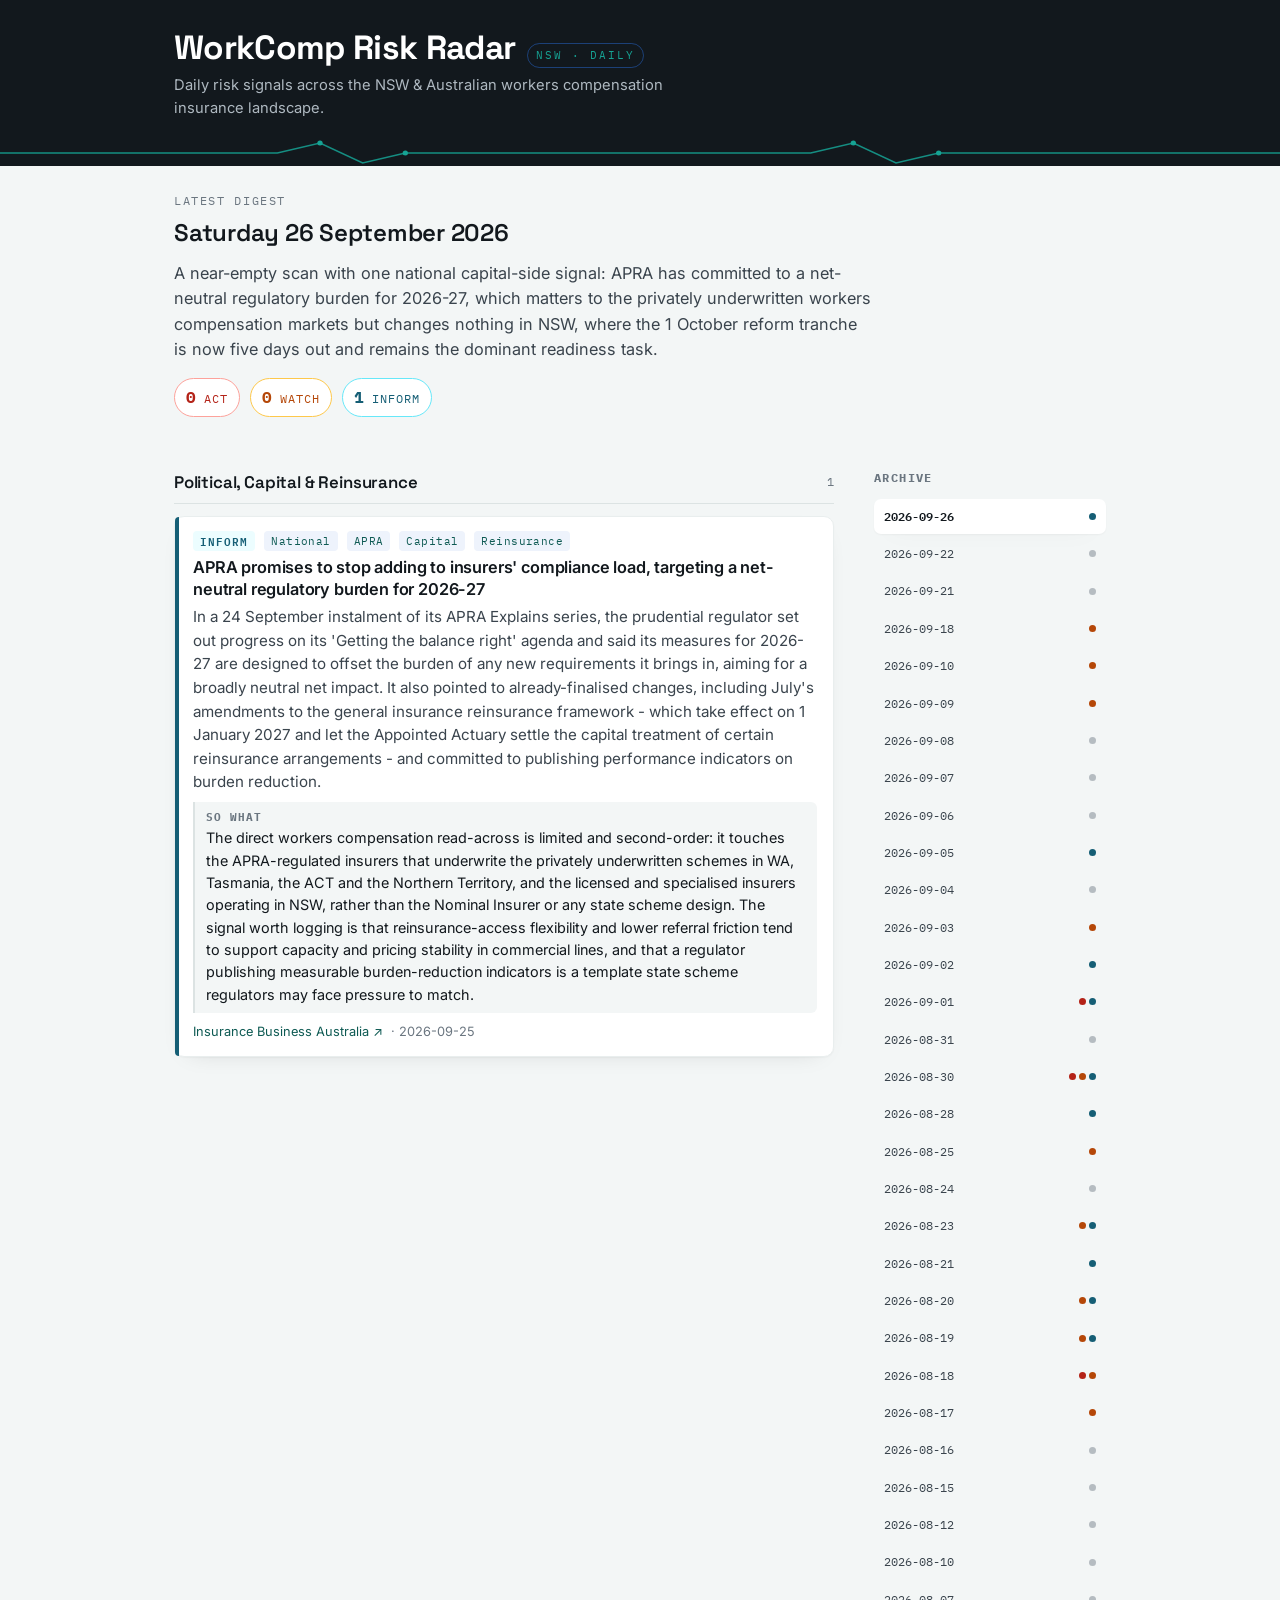
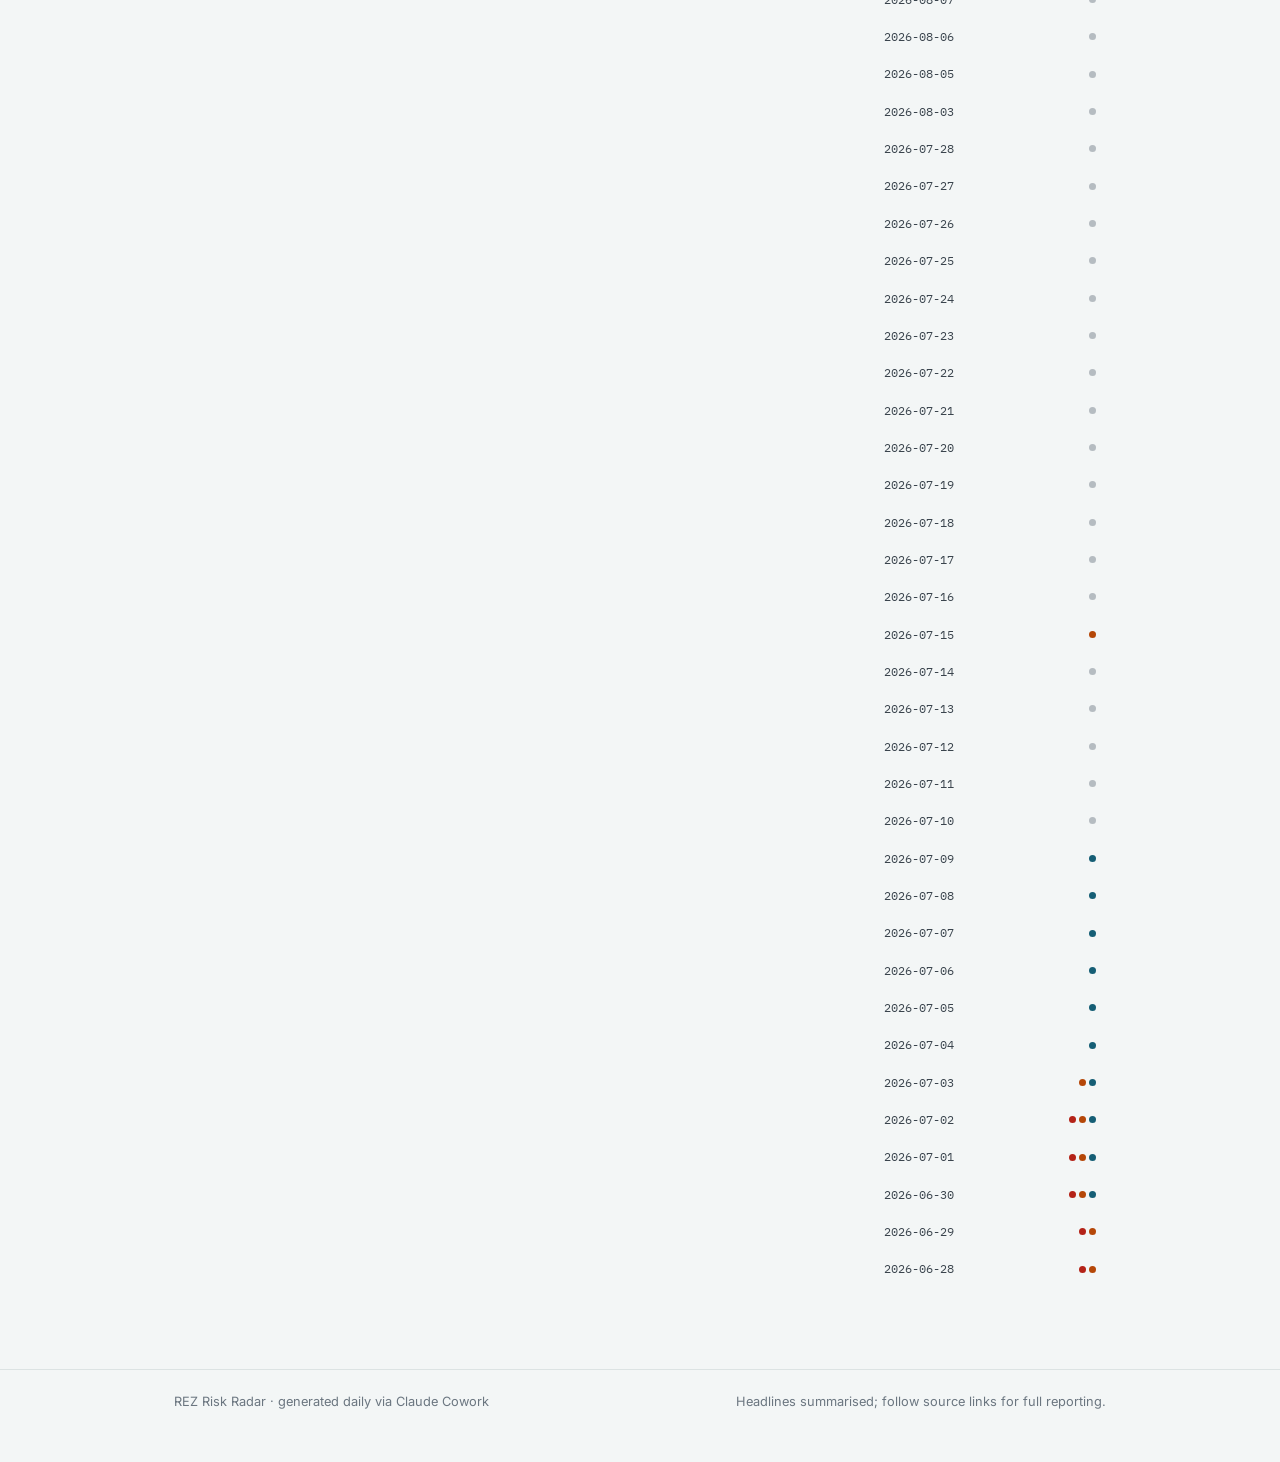
<file: index.html>
<!DOCTYPE html>
<html lang="en-AU">
<head>
  <meta charset="utf-8">
  <meta name="viewport" content="width=device-width, initial-scale=1">
  <title>WorkComp Risk Radar — daily digest</title>
  <meta name="description" content="A daily risk-intelligence digest tracking emerging signals across NSW's Renewable Energy Zones.">
  <link rel="preconnect" href="https://fonts.googleapis.com">
  <link rel="preconnect" href="https://fonts.gstatic.com" crossorigin>
  <link href="https://fonts.googleapis.com/css2?family=Space+Grotesk:wght@500;600;700&family=Inter:wght@400;500;600&family=IBM+Plex+Mono:wght@400;500;600&display=swap" rel="stylesheet">
  <link rel="stylesheet" href="assets/styles.css">
</head>
<body>
  <header class="masthead">
    <div class="wrap">
      <div class="brand">
        <h1 id="brand-title">REZ Risk Radar</h1>
        <span class="mark">NSW · Daily</span>
      </div>
      <p class="tagline" id="tagline">Emerging-risk signals across NSW's Renewable Energy Zones, read for the EnergyCo risk function.</p>
    </div>
    <svg class="voltage" viewBox="0 0 1200 26" preserveAspectRatio="none" aria-hidden="true">
      <path d="M0,13 L260,13 L300,3 L340,23 L380,13 L760,13 L800,3 L840,23 L880,13 L1200,13"/>
      <circle cx="300" cy="3" r="2.5"/><circle cx="380" cy="13" r="2.5"/>
      <circle cx="800" cy="3" r="2.5"/><circle cx="880" cy="13" r="2.5"/>
    </svg>
  </header>

  <main class="wrap">
    <div class="digest-head">
      <div class="eyebrow">Latest digest</div>
      <div class="digest-date" id="digest-date">Loading…</div>
      <p class="posture" id="posture"></p>
      <div class="counts" id="counts"></div>
    </div>

    <div class="shell">
      <div id="body"><div class="loading">Loading signals…</div></div>
      <aside class="rail">
        <h2>Archive</h2>
        <ul class="archive" id="archive"></ul>
      </aside>
    </div>
  </main>

  <footer>
    <div class="wrap">
      <span>REZ Risk Radar · generated daily via Claude Cowork</span>
      <span>Headlines summarised; follow source links for full reporting.</span>
    </div>
  </footer>

  <script src="assets/app.js"></script>
</body>
</html>
</file>
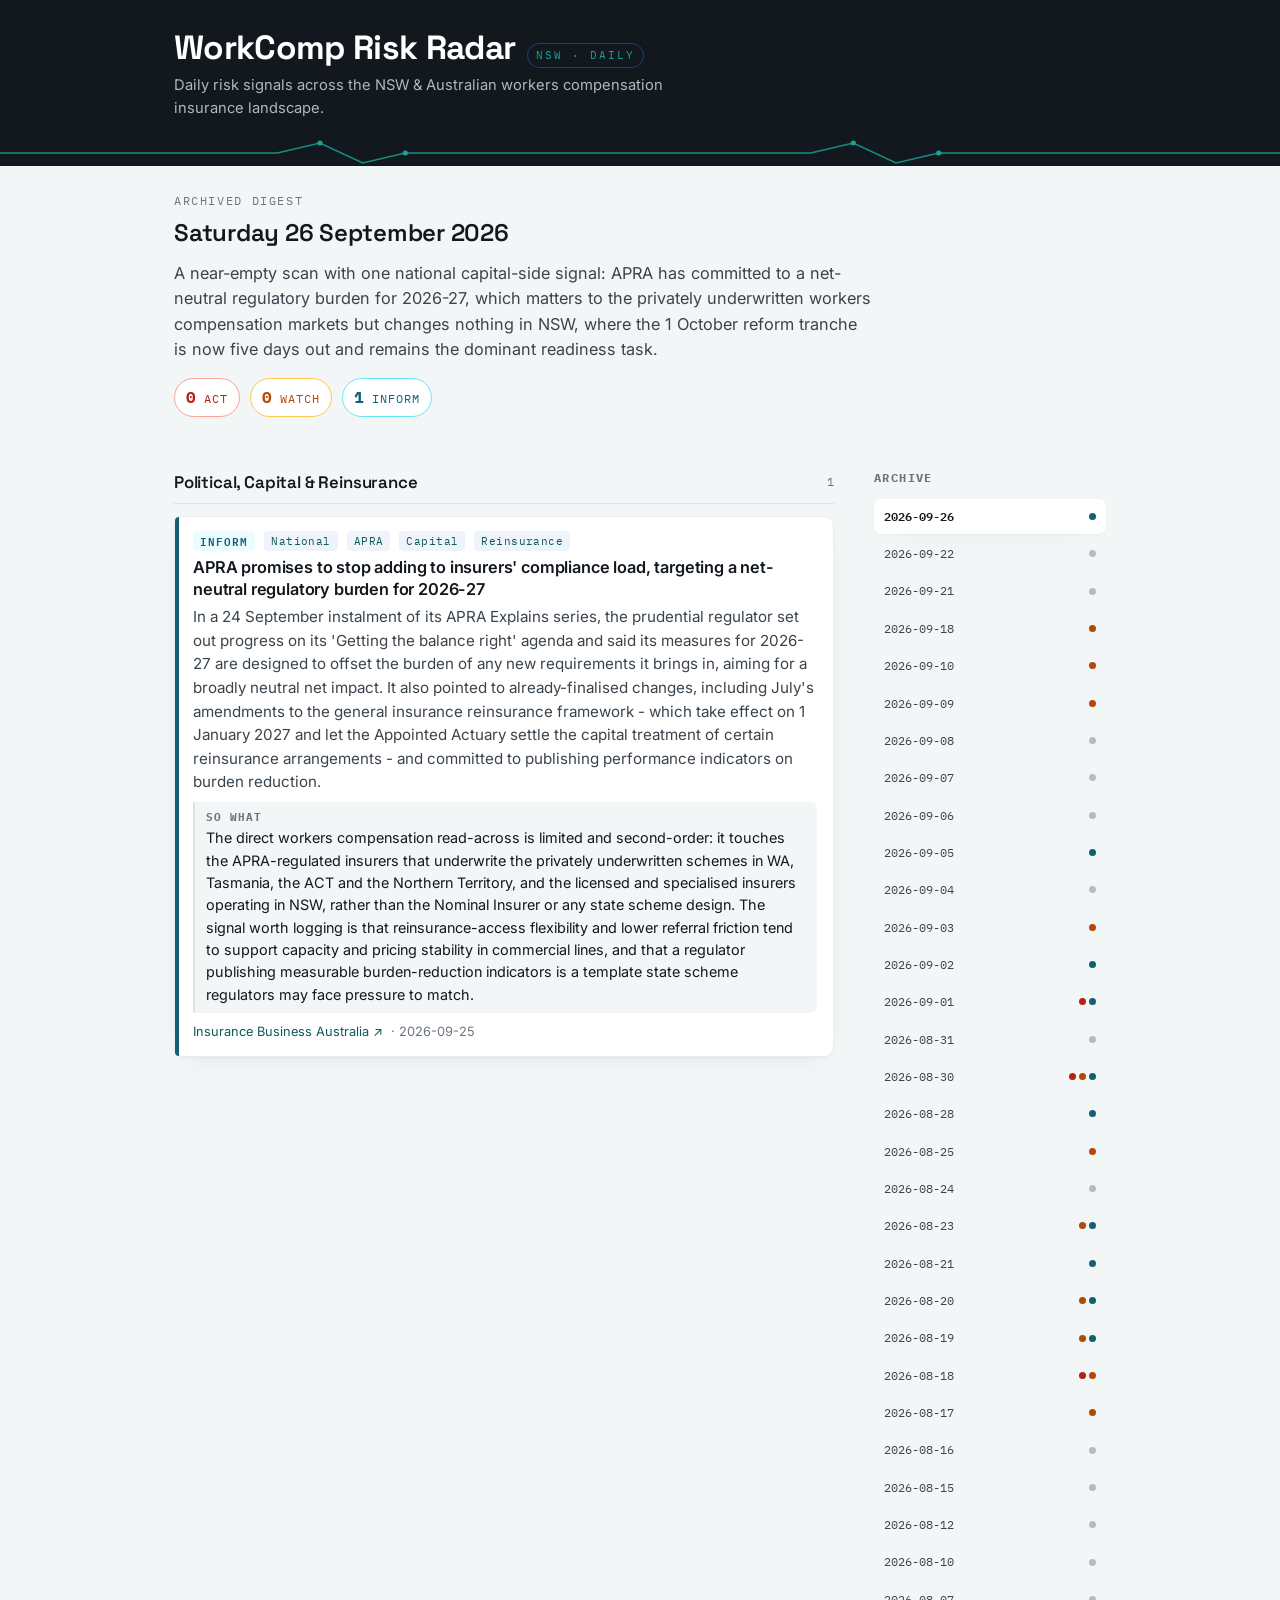
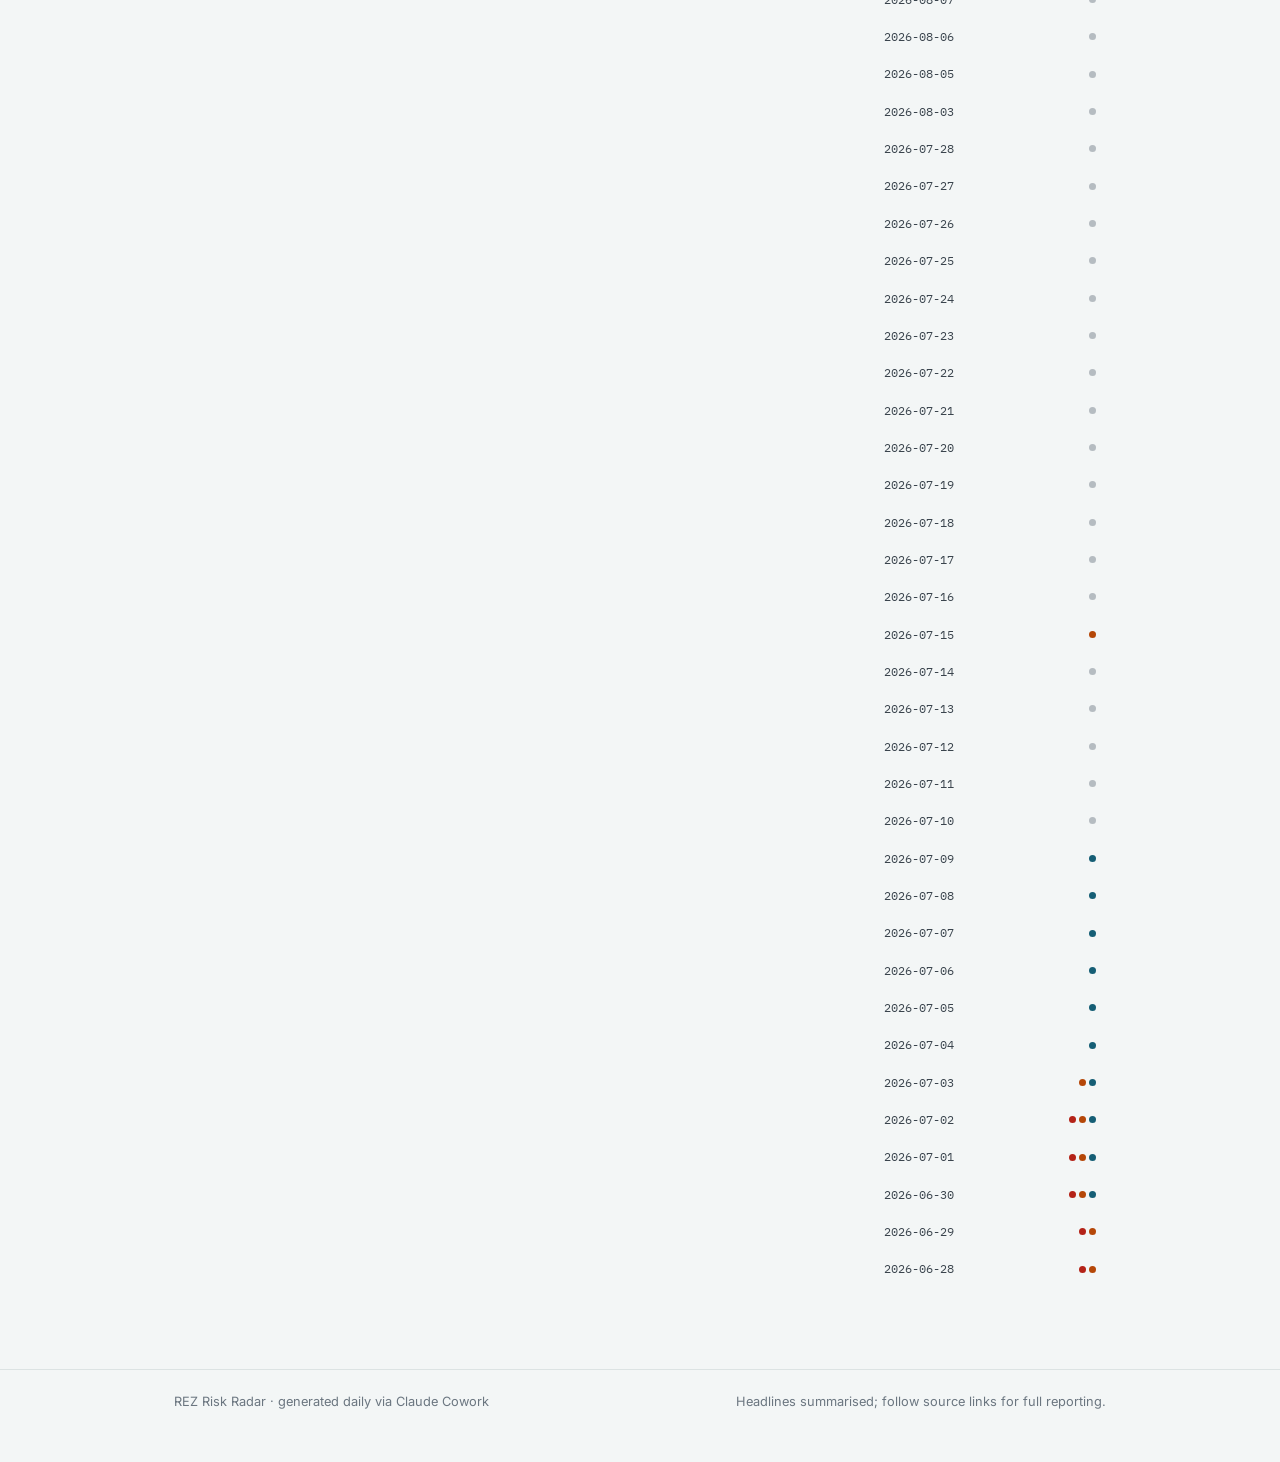
<file: digest.html>
<!DOCTYPE html>
<html lang="en-AU">
<head>
  <meta charset="utf-8">
  <meta name="viewport" content="width=device-width, initial-scale=1">
  <title>WorkComp Risk Radar — daily digest</title>
  <meta name="description" content="A daily risk-intelligence digest tracking emerging signals across NSW's Renewable Energy Zones.">
  <link rel="preconnect" href="https://fonts.googleapis.com">
  <link rel="preconnect" href="https://fonts.gstatic.com" crossorigin>
  <link href="https://fonts.googleapis.com/css2?family=Space+Grotesk:wght@500;600;700&family=Inter:wght@400;500;600&family=IBM+Plex+Mono:wght@400;500;600&display=swap" rel="stylesheet">
  <link rel="stylesheet" href="assets/styles.css">
</head>
<body>
  <header class="masthead">
    <div class="wrap">
      <div class="brand">
        <h1 id="brand-title">REZ Risk Radar</h1>
        <span class="mark">NSW · Daily</span>
      </div>
      <p class="tagline" id="tagline">Emerging-risk signals across NSW's Renewable Energy Zones, read for the EnergyCo risk function.</p>
    </div>
    <svg class="voltage" viewBox="0 0 1200 26" preserveAspectRatio="none" aria-hidden="true">
      <path d="M0,13 L260,13 L300,3 L340,23 L380,13 L760,13 L800,3 L840,23 L880,13 L1200,13"/>
      <circle cx="300" cy="3" r="2.5"/><circle cx="380" cy="13" r="2.5"/>
      <circle cx="800" cy="3" r="2.5"/><circle cx="880" cy="13" r="2.5"/>
    </svg>
  </header>

  <main class="wrap">
    <div class="digest-head">
      <div class="eyebrow">Archived digest</div>
      <div class="digest-date" id="digest-date">Loading…</div>
      <p class="posture" id="posture"></p>
      <div class="counts" id="counts"></div>
    </div>

    <div class="shell">
      <div id="body"><div class="loading">Loading signals…</div></div>
      <aside class="rail">
        <h2>Archive</h2>
        <ul class="archive" id="archive"></ul>
      </aside>
    </div>
  </main>

  <footer>
    <div class="wrap">
      <span>REZ Risk Radar · generated daily via Claude Cowork</span>
      <span>Headlines summarised; follow source links for full reporting.</span>
    </div>
  </footer>

  <script src="assets/app.js"></script>
</body>
</html>
</file>
<file: assets/styles.css>
/* ============================================================
   REZ Risk Radar — design system
   Display: Space Grotesk · Body: Inter · Data: IBM Plex Mono
   Severity busbar spines + voltage-line masthead motif.
   ============================================================ */

:root {
  --ink:        #12181d;
  --ink-soft:   #3a444d;
  --muted:      #6b7680;
  --paper:      #f3f6f6;
  --surface:    #ffffff;
  --line:       #dce3e3;
  --line-soft:  #e9eeee;

  --accent:     #0e5a53;   /* deep institutional blue */
  --accent-live:#16a394;   /* "live wire" cyan-blue    */

  --act:        #b42318;  --act-bg:    #fef3f2;  --act-line:    #fda29b;
  --watch:      #b54708;  --watch-bg:  #fffaeb;  --watch-line:  #fec84b;
  --inform:     #155e75;  --inform-bg: #ecfdff;  --inform-line: #67e8f9;

  --r: 10px;
  --maxw: 980px;
  --shadow: 0 1px 2px rgba(18,24,29,.04), 0 8px 24px -16px rgba(18,24,29,.18);
}

* { box-sizing: border-box; }

html { -webkit-text-size-adjust: 100%; }

body {
  margin: 0;
  background: var(--paper);
  color: var(--ink);
  font-family: "Inter", system-ui, -apple-system, sans-serif;
  font-size: 16px;
  line-height: 1.55;
  -webkit-font-smoothing: antialiased;
}

a { color: var(--accent); text-decoration: none; }
a:hover { color: var(--accent-live); text-decoration: underline; text-underline-offset: 2px; }

:focus-visible { outline: 2px solid var(--accent-live); outline-offset: 2px; border-radius: 3px; }

.wrap { max-width: var(--maxw); margin: 0 auto; padding: 0 24px; }

/* ---------- Masthead ---------- */
.masthead {
  background: var(--ink);
  color: #fff;
  padding: 30px 0 0;
  position: relative;
  overflow: hidden;
}
.masthead .wrap { position: relative; z-index: 2; }
.brand {
  display: flex; align-items: baseline; gap: 12px; flex-wrap: wrap;
}
.brand h1 {
  font-family: "Space Grotesk", sans-serif;
  font-weight: 700;
  font-size: clamp(1.5rem, 4vw, 2.1rem);
  letter-spacing: -.02em;
  margin: 0;
  line-height: 1.05;
}
.brand .mark {
  font-family: "IBM Plex Mono", monospace;
  font-size: .7rem; letter-spacing: .18em; text-transform: uppercase;
  color: var(--accent-live);
  border: 1px solid rgba(45,125,255,.4);
  padding: 3px 8px; border-radius: 999px;
}
.tagline {
  color: #aeb8c0; font-size: .92rem; margin: 6px 0 0;
  max-width: 60ch;
}
/* voltage line motif */
.voltage {
  display: block; width: 100%; height: 26px; margin-top: 20px;
}
.voltage path { stroke: var(--accent-live); stroke-width: 1.5; fill: none; opacity: .85; }
.voltage circle { fill: var(--accent-live); }

/* ---------- Digest header (date + posture) ---------- */
.digest-head { padding: 26px 0 6px; }
.eyebrow {
  font-family: "IBM Plex Mono", monospace;
  font-size: .72rem; letter-spacing: .14em; text-transform: uppercase;
  color: var(--muted);
}
.digest-date {
  font-family: "Space Grotesk", sans-serif; font-weight: 600;
  font-size: clamp(1.15rem, 3vw, 1.5rem); margin: 4px 0 10px; letter-spacing: -.01em;
}
.posture {
  font-size: 1.02rem; color: var(--ink-soft); margin: 0 0 16px; max-width: 70ch;
}

/* counts strip */
.counts { display: flex; gap: 10px; flex-wrap: wrap; margin: 0 0 6px; }
.count {
  display: inline-flex; align-items: baseline; gap: 7px;
  font-family: "IBM Plex Mono", monospace; font-size: .78rem;
  padding: 6px 11px; border-radius: 999px; border: 1px solid var(--line);
  background: var(--surface); text-transform: uppercase; letter-spacing: .08em;
}
.count b { font-size: 1rem; }
.count.act    { color: var(--act);    border-color: var(--act-line); }
.count.watch  { color: var(--watch);  border-color: var(--watch-line); }
.count.inform { color: var(--inform); border-color: var(--inform-line); }

/* ---------- Layout ---------- */
.shell { display: grid; grid-template-columns: 1fr 232px; gap: 40px; padding: 14px 0 80px; }
@media (max-width: 820px) { .shell { grid-template-columns: 1fr; } .rail { order: -1; } }

/* ---------- Sections ---------- */
.section { margin: 26px 0 0; }
.section > h2 {
  font-family: "Space Grotesk", sans-serif; font-size: 1.05rem; font-weight: 600;
  letter-spacing: -.01em; margin: 0 0 12px; padding-bottom: 8px;
  border-bottom: 1px solid var(--line);
  display: flex; align-items: center; justify-content: space-between;
}
.section > h2 .tally { font-family: "IBM Plex Mono", monospace; font-size: .72rem; color: var(--muted); font-weight: 400; }

/* item card with severity busbar spine */
.item {
  position: relative;
  background: var(--surface);
  border: 1px solid var(--line-soft);
  border-radius: var(--r);
  padding: 14px 16px 14px 18px;
  margin: 0 0 10px;
  box-shadow: var(--shadow);
}
.item::before {
  content: ""; position: absolute; left: 0; top: 0; bottom: 0; width: 4px;
  border-radius: var(--r) 0 0 var(--r);
}
.item.act::before    { background: var(--act); }
.item.watch::before  { background: var(--watch); }
.item.inform::before { background: var(--inform); }

.item-top { display: flex; align-items: center; gap: 9px; margin-bottom: 5px; flex-wrap: wrap; }
.sev {
  font-family: "IBM Plex Mono", monospace; font-size: .66rem; font-weight: 600;
  letter-spacing: .1em; text-transform: uppercase; padding: 2px 7px; border-radius: 4px;
}
.sev.act    { color: var(--act);    background: var(--act-bg); }
.sev.watch  { color: var(--watch);  background: var(--watch-bg); }
.sev.inform { color: var(--inform); background: var(--inform-bg); }

.rez-tag {
  font-family: "IBM Plex Mono", monospace; font-size: .66rem; color: var(--accent);
  background: #eef3fc; padding: 2px 7px; border-radius: 4px; letter-spacing: .04em;
}

.item h3 { font-size: 1.02rem; font-weight: 600; margin: 2px 0 5px; line-height: 1.35; letter-spacing: -.01em; }
.item p  { margin: 0 0 8px; color: var(--ink-soft); font-size: .95rem; }
.sowhat {
  font-size: .9rem; color: var(--ink); background: var(--paper);
  border-left: 2px solid var(--line); padding: 7px 11px; border-radius: 0 6px 6px 0; margin: 0 0 9px;
}
.sowhat b { font-family: "IBM Plex Mono", monospace; font-size: .66rem; letter-spacing: .1em; text-transform: uppercase; color: var(--muted); display: block; margin-bottom: 2px; }

.item-meta { display: flex; align-items: center; gap: 8px; flex-wrap: wrap; font-size: .8rem; color: var(--muted); }
.item-meta .src { font-weight: 500; color: var(--ink-soft); }
.paywall { font-family: "IBM Plex Mono", monospace; font-size: .64rem; letter-spacing: .06em; text-transform: uppercase; color: var(--watch); border: 1px solid var(--watch-line); padding: 1px 6px; border-radius: 4px; }

/* ---------- Rail / archive ---------- */
.rail h2 {
  font-family: "IBM Plex Mono", monospace; font-size: .72rem; letter-spacing: .12em;
  text-transform: uppercase; color: var(--muted); margin: 26px 0 12px;
}
.archive { list-style: none; margin: 0; padding: 0; }
.archive li { margin: 0 0 2px; }
.archive a {
  display: flex; justify-content: space-between; align-items: center; gap: 8px;
  padding: 8px 10px; border-radius: 7px; font-size: .85rem; color: var(--ink-soft);
}
.archive a:hover { background: var(--surface); text-decoration: none; }
.archive a.current { background: var(--surface); color: var(--ink); font-weight: 600; box-shadow: var(--shadow); }
.archive .date { font-family: "IBM Plex Mono", monospace; font-size: .78rem; }
.archive .dots { display: inline-flex; gap: 3px; }
.dot { width: 7px; height: 7px; border-radius: 50%; }
.dot.act { background: var(--act); } .dot.watch { background: var(--watch); } .dot.inform { background: var(--inform); }
.dot.clean { background: var(--muted); opacity: .45; }

/* ---------- States / footer ---------- */
.empty, .loading { padding: 40px 0; color: var(--muted); font-size: .95rem; }
.error { padding: 14px 16px; background: var(--act-bg); border: 1px solid var(--act-line); color: var(--act); border-radius: var(--r); font-size: .9rem; }
footer { border-top: 1px solid var(--line); padding: 22px 0 50px; color: var(--muted); font-size: .8rem; }
footer .wrap { display: flex; justify-content: space-between; gap: 16px; flex-wrap: wrap; }

/* fade-up, motion-safe only */
@media (prefers-reduced-motion: no-preference) {
  .item, .section { animation: rise .4s ease both; }
  @keyframes rise { from { opacity: 0; transform: translateY(6px); } to { opacity: 1; transform: none; } }
}
</file>
